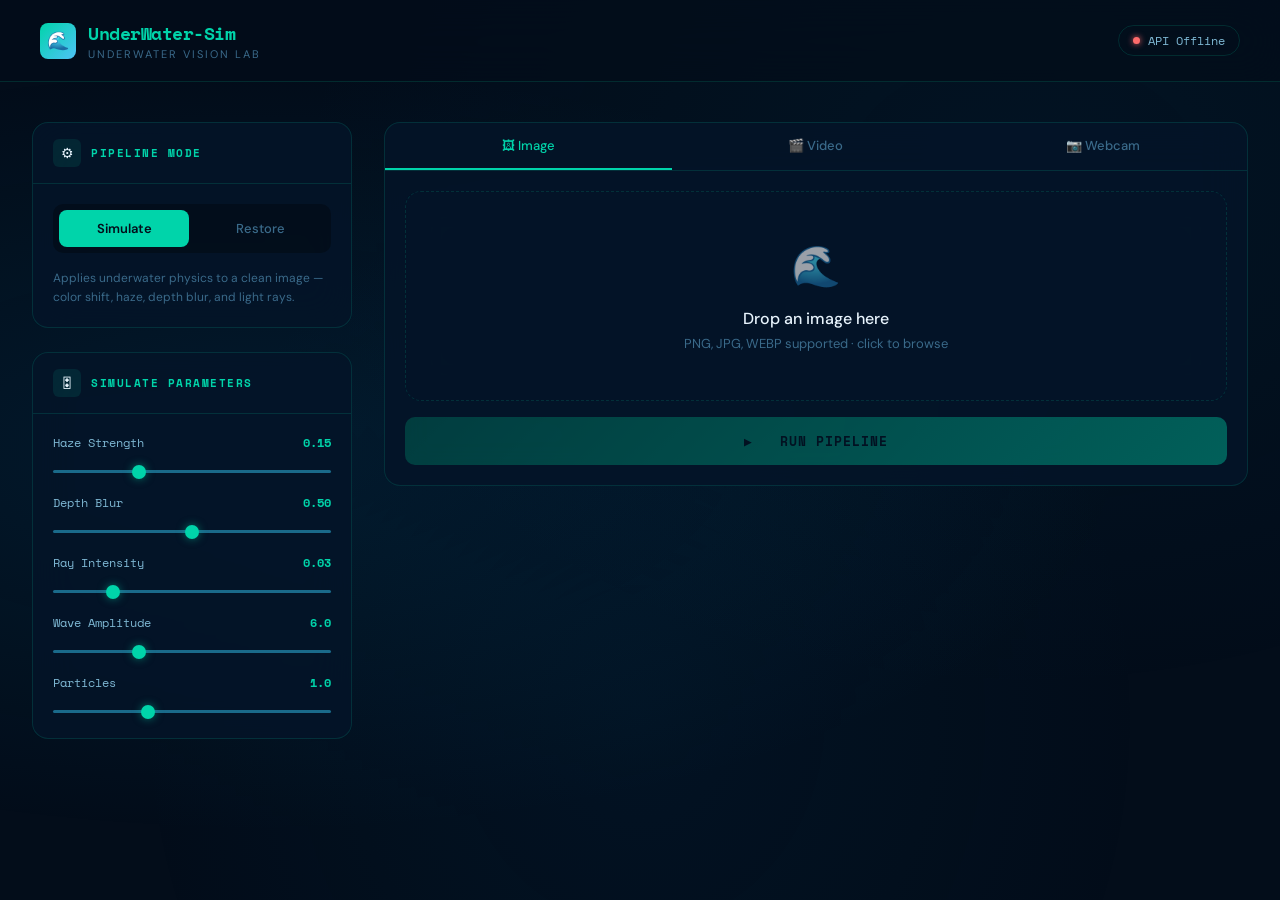
<file: frontend/index.html>
<!DOCTYPE html>
<html lang="en">
<head>
<meta charset="UTF-8" />
<meta name="viewport" content="width=device-width, initial-scale=1.0" />
<title>UnderWater-Sim | Underwater Vision Lab</title>
<link rel="preconnect" href="https://fonts.googleapis.com" />
<link href="https://fonts.googleapis.com/css2?family=Space+Mono:wght@400;700&family=DM+Sans:wght@300;400;500;600&display=swap" rel="stylesheet" />
<style>
  *, *::before, *::after { box-sizing: border-box; margin: 0; padding: 0; }

  :root {
    --ocean-deep: #030d1a;
    --ocean-mid: #041528;
    --ocean-surface: #071e38;
    --water-glow: #0a4a7a;
    --biolume: #00d4aa;
    --biolume-dim: #007a62;
    --ray: #4fc3f7;
    --ray-dim: #1a6a8a;
    --sand: #c9a96e;
    --coral-red: #ff6b6b;
    --text-primary: #e8f4fd;
    --text-secondary: #7eb8d4;
    --text-muted: #3a6a8a;
    --panel-bg: rgba(4, 21, 40, 0.85);
    --panel-border: rgba(0, 212, 170, 0.15);
    --card-bg: rgba(7, 30, 56, 0.9);
  }

  body {
    font-family: 'DM Sans', sans-serif;
    background: var(--ocean-deep);
    color: var(--text-primary);
    min-height: 100vh;
    overflow-x: hidden;
  }

  /* Animated water background */
  body::before {
    content: '';
    position: fixed;
    inset: 0;
    background:
      radial-gradient(ellipse at 20% 50%, rgba(0,100,150,0.15) 0%, transparent 60%),
      radial-gradient(ellipse at 80% 20%, rgba(0,80,120,0.1) 0%, transparent 50%),
      radial-gradient(ellipse at 50% 80%, rgba(0,60,100,0.12) 0%, transparent 55%);
    pointer-events: none;
    z-index: 0;
    animation: waterShift 8s ease-in-out infinite alternate;
  }

  @keyframes waterShift {
    0% { opacity: 0.6; transform: scale(1); }
    100% { opacity: 1; transform: scale(1.05); }
  }

  .app-wrapper { position: relative; z-index: 1; }

  /* ─── HEADER ─────────────────────────────────────── */
  header {
    display: flex;
    align-items: center;
    justify-content: space-between;
    padding: 1.25rem 2.5rem;
    border-bottom: 1px solid var(--panel-border);
    backdrop-filter: blur(20px);
    background: rgba(3, 13, 26, 0.7);
    position: sticky;
    top: 0;
    z-index: 100;
  }

  .logo {
    display: flex;
    align-items: center;
    gap: 12px;
  }

  .logo-icon {
    width: 36px; height: 36px;
    border-radius: 8px;
    background: linear-gradient(135deg, var(--biolume), var(--ray));
    display: flex; align-items: center; justify-content: center;
    font-size: 18px;
  }

  .logo-text {
    font-family: 'Space Mono', monospace;
    font-size: 18px;
    font-weight: 700;
    color: var(--biolume);
    letter-spacing: -0.5px;
  }

  .logo-sub {
    font-size: 11px;
    color: var(--text-muted);
    letter-spacing: 2px;
    text-transform: uppercase;
    margin-top: 1px;
  }

  .status-pill {
    display: flex; align-items: center; gap: 8px;
    padding: 6px 14px;
    border: 1px solid var(--panel-border);
    border-radius: 999px;
    font-size: 12px;
    color: var(--text-secondary);
    font-family: 'Space Mono', monospace;
  }

  .status-dot {
    width: 7px; height: 7px;
    border-radius: 50%;
    background: var(--biolume);
    box-shadow: 0 0 6px var(--biolume);
    animation: pulse 2s ease-in-out infinite;
  }

  @keyframes pulse {
    0%, 100% { opacity: 1; }
    50% { opacity: 0.3; }
  }

  /* ─── MAIN LAYOUT ─────────────────────────────────── */
  .main {
    max-width: 1280px;
    margin: 0 auto;
    padding: 2.5rem 2rem;
    display: grid;
    grid-template-columns: 320px 1fr;
    gap: 2rem;
    align-items: start;
  }

  /* ─── SIDEBAR / CONTROLS ──────────────────────────── */
  .sidebar {
    display: flex;
    flex-direction: column;
    gap: 1.5rem;
  }

  .panel {
    background: var(--panel-bg);
    border: 1px solid var(--panel-border);
    border-radius: 16px;
    backdrop-filter: blur(20px);
    overflow: hidden;
  }

  .panel-header {
    padding: 1rem 1.25rem;
    border-bottom: 1px solid var(--panel-border);
    display: flex;
    align-items: center;
    gap: 10px;
  }

  .panel-icon {
    font-size: 14px;
    width: 28px; height: 28px;
    border-radius: 6px;
    background: rgba(0, 212, 170, 0.1);
    display: flex; align-items: center; justify-content: center;
  }

  .panel-title {
    font-family: 'Space Mono', monospace;
    font-size: 11px;
    font-weight: 700;
    color: var(--biolume);
    text-transform: uppercase;
    letter-spacing: 1.5px;
  }

  .panel-body { padding: 1.25rem; }

  /* Mode toggle */
  .mode-toggle {
    display: grid;
    grid-template-columns: 1fr 1fr;
    gap: 6px;
    padding: 6px;
    background: rgba(0,0,0,0.3);
    border-radius: 10px;
    margin-bottom: 1rem;
  }

  .mode-btn {
    padding: 10px;
    border: none;
    border-radius: 8px;
    background: transparent;
    color: var(--text-muted);
    font-family: 'DM Sans', sans-serif;
    font-size: 13px;
    font-weight: 500;
    cursor: pointer;
    transition: all 0.2s;
    text-align: center;
  }

  .mode-btn.active {
    background: var(--biolume);
    color: var(--ocean-deep);
    font-weight: 600;
  }

  /* Sliders */
  .slider-group {
    display: flex;
    flex-direction: column;
    gap: 1rem;
  }

  .slider-row label {
    display: flex;
    justify-content: space-between;
    align-items: center;
    font-size: 12px;
    color: var(--text-secondary);
    margin-bottom: 6px;
    font-family: 'Space Mono', monospace;
  }

  .slider-val {
    color: var(--biolume);
    font-weight: 700;
  }

  input[type=range] {
    width: 100%;
    -webkit-appearance: none;
    appearance: none;
    height: 3px;
    border-radius: 2px;
    background: var(--ray-dim);
    outline: none;
  }

  input[type=range]::-webkit-slider-thumb {
    -webkit-appearance: none;
    width: 14px; height: 14px;
    border-radius: 50%;
    background: var(--biolume);
    cursor: pointer;
    box-shadow: 0 0 8px rgba(0, 212, 170, 0.5);
  }

  /* Tabs */
  .tabs {
    display: flex;
    gap: 0;
    border-bottom: 1px solid var(--panel-border);
  }

  .tab-btn {
    flex: 1;
    padding: 0.875rem 1rem;
    background: transparent;
    border: none;
    color: var(--text-muted);
    font-family: 'DM Sans', sans-serif;
    font-size: 13px;
    font-weight: 500;
    cursor: pointer;
    border-bottom: 2px solid transparent;
    transition: all 0.2s;
    display: flex;
    align-items: center;
    justify-content: center;
    gap: 6px;
  }

  .tab-btn.active {
    color: var(--biolume);
    border-bottom-color: var(--biolume);
  }

  .tab-btn:hover:not(.active) { color: var(--text-secondary); }

  /* ─── WORKSPACE ───────────────────────────────────── */
  .workspace { display: flex; flex-direction: column; gap: 1.5rem; }

  /* Upload zone */
  .drop-zone {
    border: 1.5px dashed var(--panel-border);
    border-radius: 16px;
    padding: 3rem 2rem;
    text-align: center;
    cursor: pointer;
    transition: all 0.3s;
    background: var(--panel-bg);
    backdrop-filter: blur(20px);
    position: relative;
    overflow: hidden;
  }

  .drop-zone:hover, .drop-zone.drag-over {
    border-color: var(--biolume);
    background: rgba(0, 212, 170, 0.05);
  }

  .drop-zone input[type=file] {
    position: absolute; inset: 0;
    opacity: 0; cursor: pointer; width: 100%; height: 100%;
  }

  .drop-icon { font-size: 2.5rem; margin-bottom: 1rem; opacity: 0.6; }

  .drop-title {
    font-size: 16px;
    font-weight: 500;
    color: var(--text-primary);
    margin-bottom: 6px;
  }

  .drop-sub {
    font-size: 13px;
    color: var(--text-muted);
  }

  /* Process button */
  .process-btn {
    width: 100%;
    padding: 14px;
    border: none;
    border-radius: 10px;
    background: linear-gradient(135deg, var(--biolume-dim), var(--biolume));
    color: var(--ocean-deep);
    font-family: 'Space Mono', monospace;
    font-size: 13px;
    font-weight: 700;
    letter-spacing: 1px;
    text-transform: uppercase;
    cursor: pointer;
    transition: all 0.2s;
    position: relative;
    overflow: hidden;
  }

  .process-btn:hover:not(:disabled) {
    transform: translateY(-1px);
    box-shadow: 0 8px 24px rgba(0, 212, 170, 0.3);
  }

  .process-btn:disabled {
    opacity: 0.4;
    cursor: not-allowed;
    transform: none;
  }

  /* Before/After comparison */
  .comparison-wrapper {
    position: relative;
    border-radius: 16px;
    overflow: hidden;
    background: var(--panel-bg);
    border: 1px solid var(--panel-border);
    backdrop-filter: blur(20px);
  }

  .comparison-header {
    padding: 1rem 1.25rem;
    border-bottom: 1px solid var(--panel-border);
    display: flex;
    align-items: center;
    justify-content: space-between;
  }

  .comparison-title {
    font-family: 'Space Mono', monospace;
    font-size: 11px;
    color: var(--biolume);
    text-transform: uppercase;
    letter-spacing: 1.5px;
  }

  .download-btn {
    padding: 6px 14px;
    border: 1px solid var(--panel-border);
    border-radius: 8px;
    background: transparent;
    color: var(--biolume);
    font-size: 12px;
    font-family: 'Space Mono', monospace;
    cursor: pointer;
    transition: all 0.2s;
    text-decoration: none;
    display: inline-flex;
    align-items: center;
    gap: 6px;
  }

  .download-btn:hover {
    background: rgba(0, 212, 170, 0.1);
    border-color: var(--biolume);
  }

  .compare-container {
    position: relative;
    width: 100%;
    user-select: none;
    overflow: hidden;
    min-height: 300px;
    background: #000;
    display: flex;
    align-items: center;
    justify-content: center;
  }

  .compare-container img {
    width: 100%;
    height: auto;
    display: block;
    max-height: 500px;
    object-fit: contain;
  }

  .compare-overlay {
    position: absolute;
    inset: 0;
    overflow: hidden;
  }

  .compare-overlay img {
    position: absolute;
    top: 0; left: 0;
    width: 100%; height: 100%;
    object-fit: contain;
  }

  .compare-slider-line {
    position: absolute;
    top: 0; bottom: 0;
    width: 2px;
    background: white;
    cursor: ew-resize;
    z-index: 10;
    box-shadow: 0 0 10px rgba(0,0,0,0.5);
  }

  .compare-handle {
    position: absolute;
    top: 50%;
    left: 50%;
    transform: translate(-50%, -50%);
    width: 36px; height: 36px;
    border-radius: 50%;
    background: white;
    display: flex; align-items: center; justify-content: center;
    font-size: 13px;
    box-shadow: 0 2px 12px rgba(0,0,0,0.5);
    cursor: ew-resize;
    color: #333;
  }

  .compare-label {
    position: absolute;
    top: 12px;
    padding: 4px 10px;
    border-radius: 999px;
    font-size: 11px;
    font-family: 'Space Mono', monospace;
    font-weight: 700;
    letter-spacing: 1px;
    text-transform: uppercase;
  }

  .label-before {
    left: 12px;
    background: rgba(0,0,0,0.6);
    color: white;
  }

  .label-after {
    right: 12px;
    background: rgba(0, 212, 170, 0.85);
    color: var(--ocean-deep);
  }

  /* Webcam */
  .webcam-container {
    position: relative;
    border-radius: 12px;
    overflow: hidden;
    background: #000;
    min-height: 300px;
    display: flex;
    align-items: center;
    justify-content: center;
  }

  video, .webcam-out {
    width: 100%;
    border-radius: 0;
    display: block;
  }
  #webcam-video {
    position: relative;
    z-index: 1;
  }

  .webcam-out {
    position: absolute;
    top: 0; left: 0;
    width: 100%;
    height: 100%;
    object-fit: cover;
    opacity: 0;
    transition: opacity 0.3s;
    z-index: 2;
  }

  .webcam-out.visible { opacity: 1; }

  .webcam-overlay-label {
    position: absolute;
    top: 12px; right: 12px;
    background: rgba(0, 212, 170, 0.85);
    color: var(--ocean-deep);
    padding: 4px 10px;
    border-radius: 999px;
    font-size: 11px;
    font-family: 'Space Mono', monospace;
    font-weight: 700;
    letter-spacing: 1px;
    text-transform: uppercase;
  }

  .webcam-btn {
    padding: 10px 20px;
    border-radius: 8px;
    border: 1px solid var(--panel-border);
    background: rgba(0,212,170,0.1);
    color: var(--biolume);
    font-family: 'Space Mono', monospace;
    font-size: 12px;
    cursor: pointer;
    transition: all 0.2s;
    margin: 0 6px;
  }

  .webcam-btn:hover { background: rgba(0,212,170,0.2); }
  .webcam-btn.danger { color: var(--coral-red); border-color: rgba(255,107,107,0.3); }
  .webcam-btn.danger:hover { background: rgba(255,107,107,0.1); }

  /* Loading spinner */
  .loading {
    display: flex;
    flex-direction: column;
    align-items: center;
    justify-content: center;
    gap: 1rem;
    padding: 3rem;
    color: var(--text-secondary);
    font-size: 14px;
  }

  .spinner {
    width: 36px; height: 36px;
    border: 2px solid var(--ray-dim);
    border-top-color: var(--biolume);
    border-radius: 50%;
    animation: spin 0.8s linear infinite;
  }

  @keyframes spin { to { transform: rotate(360deg); } }

  /* Error */
  .error-bar {
    padding: 12px 16px;
    border-radius: 10px;
    background: rgba(255, 107, 107, 0.1);
    border: 1px solid rgba(255, 107, 107, 0.3);
    color: var(--coral-red);
    font-size: 13px;
    display: flex;
    align-items: center;
    gap: 10px;
  }

  /* Info grid */
  .info-grid {
    display: grid;
    grid-template-columns: 1fr 1fr;
    gap: 8px;
  }

  .info-card {
    background: rgba(0,0,0,0.3);
    border: 1px solid var(--panel-border);
    border-radius: 10px;
    padding: 12px;
  }

  .info-label {
    font-size: 10px;
    color: var(--text-muted);
    text-transform: uppercase;
    letter-spacing: 1.5px;
    font-family: 'Space Mono', monospace;
    margin-bottom: 4px;
  }

  .info-value {
    font-size: 15px;
    font-weight: 600;
    color: var(--biolume);
    font-family: 'Space Mono', monospace;
  }

  /* placeholder grid for webcam start */
  .webcam-placeholder {
    display: flex;
    flex-direction: column;
    align-items: center;
    justify-content: center;
    gap: 1rem;
    padding: 4rem 2rem;
    text-align: center;
    color: var(--text-muted);
  }

  .webcam-placeholder .big-icon { font-size: 3rem; opacity: 0.4; }
</style>
</head>
<body>
<div class="app-wrapper">

  <!-- HEADER -->
  <header>
    <div class="logo">
      <div class="logo-icon">🌊</div>
      <div>
        <div class="logo-text">UnderWater-Sim</div>
        <div class="logo-sub">Underwater Vision Lab</div>
      </div>
    </div>
    <div class="status-pill">
      <div class="status-dot" id="status-dot"></div>
      <span id="status-text">Connecting...</span>
    </div>
  </header>

  <!-- MAIN -->
  <div class="main">

    <!-- SIDEBAR -->
    <div class="sidebar">

      <!-- Mode -->
      <div class="panel">
        <div class="panel-header">
          <div class="panel-icon">⚙</div>
          <span class="panel-title">Pipeline Mode</span>
        </div>
        <div class="panel-body">
          <div class="mode-toggle">
            <button class="mode-btn active" id="btn-simulate" onclick="setMode('simulate')">Simulate</button>
            <button class="mode-btn" id="btn-restore" onclick="setMode('restore')">Restore</button>
          </div>
          <p style="font-size:12px; color:var(--text-muted); line-height:1.6;" id="mode-desc">
            Applies underwater physics to a clean image — color shift, haze, depth blur, and light rays.
          </p>
        </div>
      </div>

      <!-- Parameters -->
      <div class="panel" id="sim-params">
        <div class="panel-header">
          <div class="panel-icon">🎛</div>
          <span class="panel-title">Simulate Parameters</span>
        </div>
        <div class="panel-body">
          <div class="slider-group">
            <div class="slider-row">
              <label>Haze Strength <span class="slider-val" id="haze-val">0.15</span></label>
              <input id="sl-haze" type="range" min="0" max="0.5" step="0.01" value="0.15" oninput="updateSlider('haze-val', this.value)" />
            </div>
            <div class="slider-row">
              <label>Depth Blur <span class="slider-val" id="blur-val">0.50</span></label>
              <input id="sl-blur" type="range" min="0" max="1" step="0.05" value="0.5" oninput="updateSlider('blur-val', this.value)" />
            </div>
            <div class="slider-row">
              <label>Ray Intensity <span class="slider-val" id="ray-val">0.03</span></label>
              <input id="sl-ray" type="range" min="0" max="0.15" step="0.005" value="0.03" oninput="updateSlider('ray-val', this.value)" />
            </div>
            <div class="slider-row">
              <label>Wave Amplitude <span class="slider-val" id="wave-val">6.0</span></label>
              <input id="sl-wave" type="range" min="0" max="20" step="0.5" value="6" oninput="updateSlider('wave-val', this.value)" />
            </div>
            <div class="slider-row">
              <label>Particles <span class="slider-val" id="part-val">1.0</span></label>
              <input id="sl-part" type="range" min="0" max="3" step="0.1" value="1" oninput="updateSlider('part-val', this.value)" />
            </div>
          </div>
        </div>
      </div>

      <div class="panel" id="res-params" style="display:none;">
        <div class="panel-header">
          <div class="panel-icon">🔬</div>
          <span class="panel-title">Restore Parameters</span>
        </div>
        <div class="panel-body">
          <div class="slider-group">
            <div class="slider-row">
              <label>Omega (ω) <span class="slider-val" id="omega-val">0.95</span></label>
              <input id="sl-omega" type="range" min="0.5" max="1" step="0.01" value="0.95" oninput="updateSlider('omega-val', this.value)" />
            </div>
            <div class="slider-row">
              <label>Min Transmission <span class="slider-val" id="t0-val">0.25</span></label>
              <input id="sl-t0" type="range" min="0.1" max="0.5" step="0.01" value="0.25" oninput="updateSlider('t0-val', this.value)" />
            </div>
          </div>
        </div>
      </div>

      <!-- Stats -->
      <div class="panel" id="stats-panel" style="display:none;">
        <div class="panel-header">
          <div class="panel-icon">📊</div>
          <span class="panel-title">Last Result</span>
        </div>
        <div class="panel-body">
          <div class="info-grid">
            <div class="info-card">
              <div class="info-label">Resolution</div>
              <div class="info-value" id="stat-res">—</div>
            </div>
            <div class="info-card">
              <div class="info-label">Mode</div>
              <div class="info-value" id="stat-mode">—</div>
            </div>
            <div class="info-card">
              <div class="info-label">Time</div>
              <div class="info-value" id="stat-time">—</div>
            </div>
            <div class="info-card">
              <div class="info-label">Status</div>
              <div class="info-value" style="color:var(--biolume)">✓ Done</div>
            </div>
          </div>
        </div>
      </div>

    </div>

    <!-- WORKSPACE -->
    <div class="workspace">

      <!-- Tabs -->
      <div class="panel" style="overflow:visible;">
        <div class="tabs">
          <button class="tab-btn active" id="tab-image" onclick="switchTab('image')">🖼 Image</button>
          <button class="tab-btn" id="tab-video" onclick="switchTab('video')">🎬 Video</button>
          <button class="tab-btn" id="tab-webcam" onclick="switchTab('webcam')">📷 Webcam</button>
        </div>

        <!-- IMAGE TAB -->
        <div id="pane-image" class="panel-body">
          <div class="drop-zone" id="drop-zone"
               ondragover="event.preventDefault(); this.classList.add('drag-over')"
               ondragleave="this.classList.remove('drag-over')"
               ondrop="handleDrop(event)">
            <input type="file" accept="image/*" onchange="handleFileSelect(event)" />
            <div class="drop-icon">🌊</div>
            <div class="drop-title">Drop an image here</div>
            <div class="drop-sub">PNG, JPG, WEBP supported · click to browse</div>
          </div>
          <div style="margin-top:1rem;">
            <button class="process-btn" id="process-btn" onclick="processImage()" disabled>
              ▶ &nbsp; Run Pipeline
            </button>
          </div>
          <div id="img-error" style="display:none; margin-top:1rem;"></div>
          <div id="img-loading" style="display:none; margin-top:1rem;">
            <div class="loading"><div class="spinner"></div><span>Processing underwater pipeline...</span></div>
          </div>
        </div>

        <!-- VIDEO TAB -->
        <div id="pane-video" class="panel-body" style="display:none;">
          <div class="drop-zone" id="drop-zone-video"
               ondragover="event.preventDefault(); this.classList.add('drag-over')"
               ondragleave="this.classList.remove('drag-over')"
               ondrop="handleVideoDrop(event)">
            <input type="file" accept="video/*" onchange="handleVideoSelect(event)" />
            <div class="drop-icon">🎬</div>
            <div class="drop-title">Drop a video here</div>
            <div class="drop-sub">MP4, MOV, AVI supported · click to browse</div>
          </div>
          <div style="margin-top:1rem;">
            <button class="process-btn" id="video-btn" onclick="processVideo()" disabled>
              ▶ &nbsp; Process Video
            </button>
          </div>
          <div id="vid-error" style="display:none; margin-top:1rem;"></div>
          <div id="vid-loading" style="display:none; margin-top:1rem;">
            <div class="loading"><div class="spinner"></div><span>Processing video frames... this may take a while.</span></div>
          </div>
          <div id="vid-result" style="display:none; margin-top:1rem;">
            <a id="vid-download" class="download-btn" download="UnderWater-Sim-result.mp4">⬇ Download Video</a>
          </div>
        </div>

        <!-- WEBCAM TAB -->
        <div id="pane-webcam" class="panel-body" style="display:none;">
          <div id="webcam-placeholder" class="webcam-placeholder">
            <div class="big-icon">📷</div>
            <p>Live webcam processing</p>
            <p style="font-size:12px; color:var(--text-muted);">Frames are sent to the backend and returned with effects applied</p>
          </div>
          <div id="webcam-active" style="display:none;">
            <div class="webcam-container">
              <video id="webcam-video" autoplay playsinline muted></video>
              <img class="webcam-out" id="webcam-out" />
              <div class="webcam-overlay-label" id="cam-mode-label">SIMULATE</div>
            </div>
          </div>
          <div style="margin-top:1rem; display:flex; gap:8px; justify-content:center;" id="webcam-controls">
            <button class="webcam-btn" onclick="startWebcam()" id="cam-start-btn">Start Camera</button>
            <button class="webcam-btn danger" onclick="stopWebcam()" id="cam-stop-btn" style="display:none;">Stop</button>
          </div>
          <div id="cam-error" style="display:none; margin-top:1rem;"></div>
        </div>
      </div>

      <!-- BEFORE / AFTER COMPARISON -->
      <div class="comparison-wrapper" id="comparison" style="display:none;">
        <div class="comparison-header">
          <span class="comparison-title">Before / After Comparison</span>
          <a class="download-btn" id="dl-btn" download="UnderWater-Sim-result.jpg">⬇ Download</a>
        </div>
        <div class="compare-container" id="compare-container">
          <img id="img-before" alt="Original" />
          <div class="compare-overlay" id="compare-overlay">
            <img id="img-after" alt="Result" />
          </div>
          <div class="compare-slider-line" id="slider-line">
            <div class="compare-handle">◀▶</div>
          </div>
          <div class="compare-label label-before">Original</div>
          <div class="compare-label label-after" id="after-label">Result</div>
        </div>
      </div>

    </div>
  </div>
</div>

<script>
const API = 'http://localhost:8000';
let currentMode = 'simulate';
let currentTab = 'image';
let selectedFile = null;
let selectedVideo = null;
let webcamStream = null;
let webcamInterval = null;
let sliderDragging = false;

// ── Server health check ──────────────────────────────────
async function checkHealth() {
  try {
    const r = await fetch(`${API}/health`);
    if (r.ok) {
      document.getElementById('status-dot').style.background = 'var(--biolume)';
      document.getElementById('status-text').textContent = 'API Online';
    } else { throw new Error(); }
  } catch {
    document.getElementById('status-dot').style.background = 'var(--coral-red)';
    document.getElementById('status-dot').style.boxShadow = '0 0 6px var(--coral-red)';
    document.getElementById('status-text').textContent = 'API Offline';
  }
}
checkHealth();
setInterval(checkHealth, 10000);

// ── Mode ─────────────────────────────────────────────────
function setMode(mode) {
  currentMode = mode;
  document.getElementById('btn-simulate').classList.toggle('active', mode === 'simulate');
  document.getElementById('btn-restore').classList.toggle('active', mode === 'restore');
  document.getElementById('sim-params').style.display = mode === 'simulate' ? '' : 'none';
  document.getElementById('res-params').style.display = mode === 'restore' ? '' : 'none';
  document.getElementById('mode-desc').textContent = mode === 'simulate'
    ? 'Applies underwater physics to a clean image — color shift, haze, depth blur, and light rays.'
    : 'Restores a degraded underwater image using the Dark Channel Prior (UnderWater-Sim algorithm).';
  document.getElementById('after-label').textContent = mode === 'simulate' ? 'Simulated' : 'Restored';
  document.getElementById('cam-mode-label').textContent = mode.toUpperCase();
}

// ── Tab ──────────────────────────────────────────────────
function switchTab(tab) {
  currentTab = tab;
  ['image','video','webcam'].forEach(t => {
    document.getElementById(`tab-${t}`).classList.toggle('active', t === tab);
    document.getElementById(`pane-${t}`).style.display = t === tab ? '' : 'none';
  });
  document.getElementById('comparison').style.display = 'none';
  if (tab !== 'webcam') stopWebcam();
}

// ── Sliders ──────────────────────────────────────────────
function updateSlider(id, val) {
  document.getElementById(id).textContent = parseFloat(val).toFixed(2);
}

function getSimParams() {
  return {
    haze_strength: parseFloat(document.getElementById('sl-haze').value),
    blur_strength: parseFloat(document.getElementById('sl-blur').value),
    ray_intensity: parseFloat(document.getElementById('sl-ray').value),
    wave_amplitude: parseFloat(document.getElementById('sl-wave').value),
    particle_density: parseFloat(document.getElementById('sl-part').value),
  };
}

function getResParams() {
  return {
    omega: parseFloat(document.getElementById('sl-omega').value),
    t0: parseFloat(document.getElementById('sl-t0').value),
  };
}

// ── File handling ─────────────────────────────────────────
function handleFileSelect(e) {
  selectedFile = e.target.files[0];
  if (selectedFile) updateDropZone(document.getElementById('drop-zone'), selectedFile.name);
  document.getElementById('process-btn').disabled = !selectedFile;
}

function handleDrop(e) {
  e.preventDefault();
  document.getElementById('drop-zone').classList.remove('drag-over');
  selectedFile = e.dataTransfer.files[0];
  if (selectedFile) updateDropZone(document.getElementById('drop-zone'), selectedFile.name);
  document.getElementById('process-btn').disabled = !selectedFile;
}

function handleVideoSelect(e) {
  selectedVideo = e.target.files[0];
  if (selectedVideo) updateDropZone(document.getElementById('drop-zone-video'), selectedVideo.name);
  document.getElementById('video-btn').disabled = !selectedVideo;
}

function handleVideoDrop(e) {
  e.preventDefault();
  document.getElementById('drop-zone-video').classList.remove('drag-over');
  selectedVideo = e.dataTransfer.files[0];
  if (selectedVideo) updateDropZone(document.getElementById('drop-zone-video'), selectedVideo.name);
  document.getElementById('video-btn').disabled = !selectedVideo;
}

function updateDropZone(zone, name) {
  zone.querySelector('.drop-title').textContent = name;
  zone.querySelector('.drop-sub').textContent = 'Ready to process · click to change';
  zone.style.borderColor = 'var(--biolume)';
}

// ── Image processing ──────────────────────────────────────
async function processImage() {
  if (!selectedFile) return;
  const t0 = Date.now();
  showError('img-error', null);
  document.getElementById('img-loading').style.display = '';
  document.getElementById('process-btn').disabled = true;
  document.getElementById('comparison').style.display = 'none';

  const form = new FormData();
  form.append('file', selectedFile);
  form.append('params', JSON.stringify(currentMode === 'simulate' ? getSimParams() : getResParams()));

  try {
    const endpoint = currentMode === 'simulate' ? 'simulate/image' : 'restore/image';
    const res = await fetch(`${API}/${endpoint}`, { method: 'POST', body: form });
    if (!res.ok) { const err = await res.json(); throw new Error(err.detail || 'Server error'); }
    const data = await res.json();

    // Load before image to get dimensions
    const beforeImg = new Image();
    beforeImg.onload = () => {
      document.getElementById('stat-res').textContent = `${beforeImg.naturalWidth}×${beforeImg.naturalHeight}`;
    };
    beforeImg.src = `data:image/jpeg;base64,${data.original}`;

    document.getElementById('img-before').src = `data:image/jpeg;base64,${data.original}`;
    document.getElementById('img-after').src = `data:image/jpeg;base64,${data.result}`;

    const dlBtn = document.getElementById('dl-btn');
    dlBtn.href = `data:image/jpeg;base64,${data.result}`;

    document.getElementById('stat-mode').textContent = currentMode.toUpperCase();
    document.getElementById('stat-time').textContent = `${((Date.now()-t0)/1000).toFixed(1)}s`;
    document.getElementById('stats-panel').style.display = '';
    document.getElementById('comparison').style.display = '';

    initSlider();
  } catch(e) {
    showError('img-error', e.message);
  } finally {
    document.getElementById('img-loading').style.display = 'none';
    document.getElementById('process-btn').disabled = false;
  }
}

// ── Video processing ───────────────────────────────────────
async function processVideo() {
  if (!selectedVideo) return;
  showError('vid-error', null);
  document.getElementById('vid-loading').style.display = '';
  document.getElementById('vid-result').style.display = 'none';
  document.getElementById('video-btn').disabled = true;

  const form = new FormData();
  form.append('file', selectedVideo);

  try {
    const endpoint = currentMode === 'simulate' ? 'simulate/video' : 'restore/video';
    const res = await fetch(`${API}/${endpoint}`, { method: 'POST', body: form });
    if (!res.ok) { const err = await res.json(); throw new Error(err.detail || 'Server error'); }

    const blob = await res.blob();
    const url = URL.createObjectURL(blob);
    document.getElementById('vid-download').href = url;
    document.getElementById('vid-result').style.display = '';
  } catch(e) {
    showError('vid-error', e.message);
  } finally {
    document.getElementById('vid-loading').style.display = 'none';
    document.getElementById('video-btn').disabled = false;
  }
}

// ── Webcam ────────────────────────────────────────────────
async function startWebcam() {
  showError('cam-error', null);
  try {
    webcamStream = await navigator.mediaDevices.getUserMedia({ video: true });
    const video = document.getElementById('webcam-video');
    video.srcObject = webcamStream;

    document.getElementById('webcam-placeholder').style.display = 'none';
    document.getElementById('webcam-active').style.display = '';
    document.getElementById('cam-start-btn').style.display = 'none';
    document.getElementById('cam-stop-btn').style.display = '';

    // Process a frame every 500ms
    webcamInterval = setInterval(processWebcamFrame, 500);
  } catch(e) {
    showError('cam-error', 'Camera access denied: ' + e.message);
  }
}

let webcamProcessing = false;
async function processWebcamFrame() {
  const video = document.getElementById('webcam-video');
  if (!video.videoWidth || webcamProcessing) return;
  webcamProcessing = true;

  const canvas = document.createElement('canvas');
  canvas.width = video.videoWidth;
  canvas.height = video.videoHeight;
  canvas.getContext('2d').drawImage(video, 0, 0);

  canvas.toBlob(async (blob) => {
    if (!blob) { webcamProcessing = false; return; }
    const form = new FormData();
    form.append('file', blob, 'frame.jpg');
    form.append('mode', currentMode);
    form.append('params', JSON.stringify(currentMode === 'simulate' ? getSimParams() : getResParams()));

    try {
      const res = await fetch(`${API}/webcam/frame`, { method: 'POST', body: form });
      if (!res.ok) { webcamProcessing = false; return; }
      const data = await res.json();
      const out = document.getElementById('webcam-out');
      out.src = `data:image/jpeg;base64,${data.result}`;
      out.classList.add('visible');
    } catch {}
    webcamProcessing = false;
  }, 'image/jpeg', 0.7);
}

function stopWebcam() {
  if (webcamStream) {
    webcamStream.getTracks().forEach(t => t.stop());
    webcamStream = null;
  }
  if (webcamInterval) {
    clearInterval(webcamInterval);
    webcamInterval = null;
  }
  document.getElementById('webcam-placeholder').style.display = '';
  document.getElementById('webcam-active').style.display = 'none';
  document.getElementById('cam-start-btn').style.display = '';
  document.getElementById('cam-stop-btn').style.display = 'none';
  const out = document.getElementById('webcam-out');
  out.src = '';
  out.classList.remove('visible');
}

// ── Before/After slider ───────────────────────────────────
function initSlider() {
  const container = document.getElementById('compare-container');
  const overlay = document.getElementById('compare-overlay');
  const sliderLine = document.getElementById('slider-line');
  let pct = 50;

  function setSlider(x) {
    const rect = container.getBoundingClientRect();
    pct = Math.max(5, Math.min(95, ((x - rect.left) / rect.width) * 100));
    sliderLine.style.left = pct + '%';
    overlay.style.clipPath = `inset(0 ${100 - pct}% 0 0)`;
  }

  setSlider(container.getBoundingClientRect().left + container.getBoundingClientRect().width / 2);

  sliderLine.addEventListener('mousedown', () => { sliderDragging = true; });
  document.addEventListener('mousemove', (e) => { if (sliderDragging) setSlider(e.clientX); });
  document.addEventListener('mouseup', () => { sliderDragging = false; });
  sliderLine.addEventListener('touchstart', () => { sliderDragging = true; });
  document.addEventListener('touchmove', (e) => { if (sliderDragging) setSlider(e.touches[0].clientX); });
  document.addEventListener('touchend', () => { sliderDragging = false; });
}

// ── Helpers ───────────────────────────────────────────────
function showError(id, msg) {
  const el = document.getElementById(id);
  if (!msg) { el.style.display = 'none'; return; }
  el.style.display = '';
  el.innerHTML = `<div class="error-bar">⚠ ${msg}</div>`;
}
</script>
</body>
</html>
</file>
